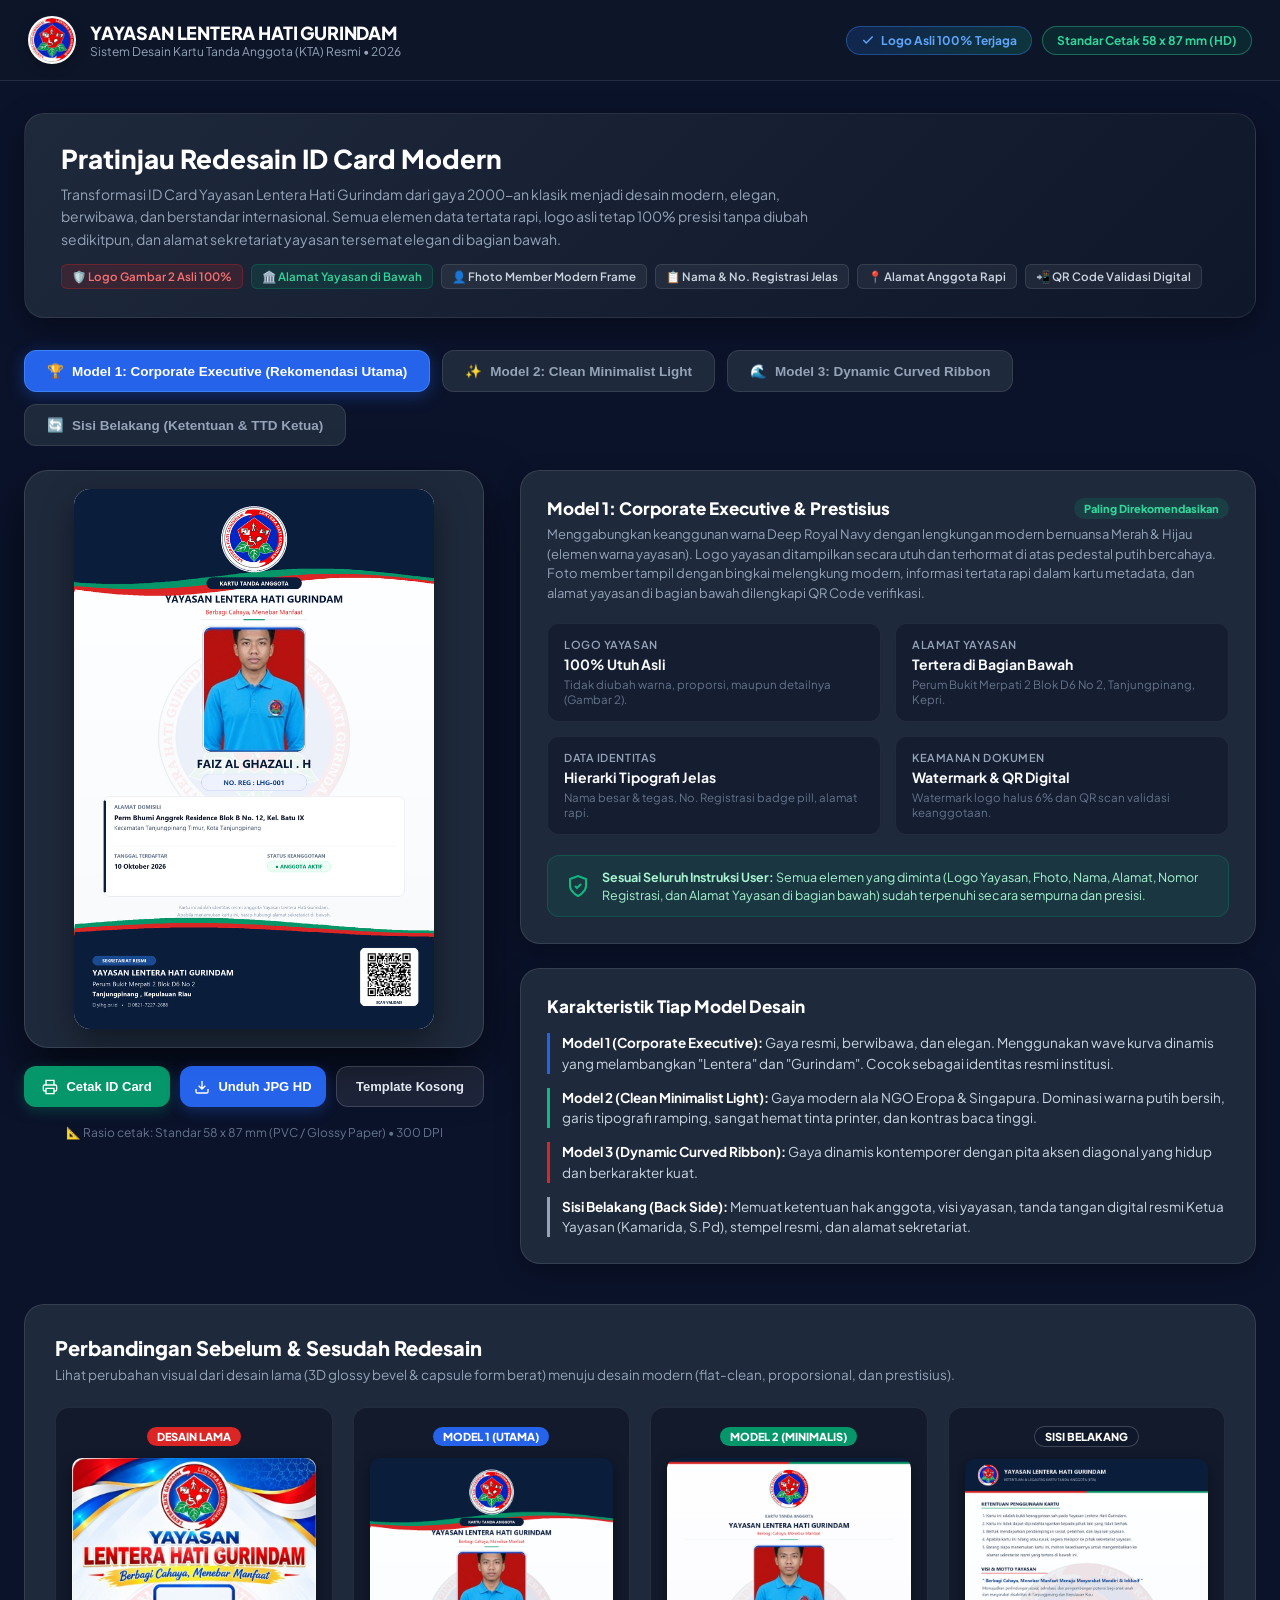
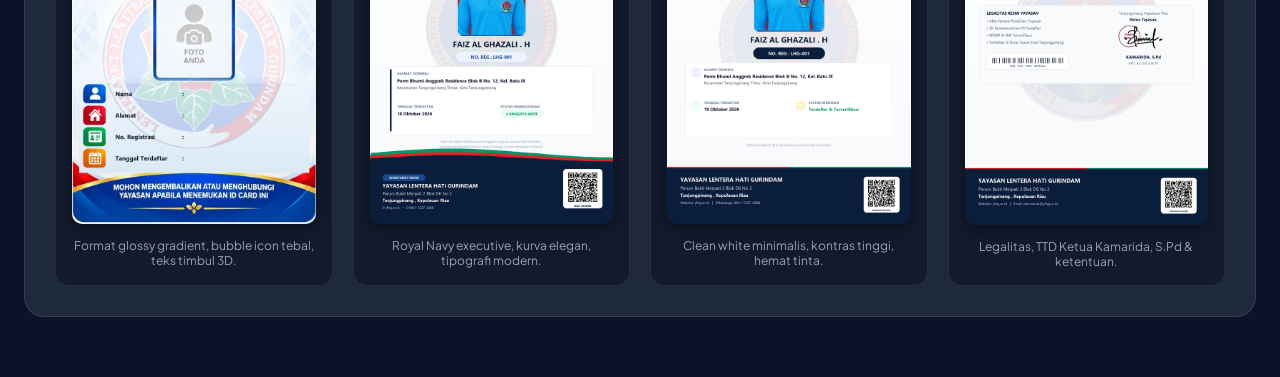
<file: preview_redesign_idcard.html>
<!DOCTYPE html>
<html lang="id">
<head>
  <meta charset="UTF-8">
  <meta name="viewport" content="width=device-width, initial-scale=1.0">
  <title>Redesain ID Card Modern - Yayasan Lentera Hati Gurindam</title>
  <link rel="preconnect" href="https://fonts.googleapis.com">
  <link rel="preconnect" href="https://fonts.gstatic.com" crossorigin>
  <link href="https://fonts.googleapis.com/css2?family=Plus+Jakarta+Sans:wght@400;500;600;700;800&family=Space+Grotesk:wght@600;700&display=swap" rel="stylesheet">
  <style>
    :root {
      --navy-900: #0A1E3C;
      --navy-800: #0F2C59;
      --navy-700: #1A4B92;
      --red-600: #DC2626;
      --green-600: #059669;
      --slate-900: #0F172A;
      --slate-800: #1E293B;
      --slate-600: #475569;
      --slate-400: #94A3B8;
      --slate-100: #F1F5F9;
      --slate-50: #F8FAFC;
      --border: #E2E8F0;
    }

    * {
      box-sizing: border-box;
      margin: 0;
      padding: 0;
    }

    body {
      font-family: 'Plus Jakarta Sans', system-ui, -apple-system, sans-serif;
      background: #0B132B;
      color: #F8FAFC;
      min-height: 100vh;
      padding-bottom: 60px;
    }

    /* HEADER */
    .top-header {
      background: rgba(15, 23, 42, 0.85);
      backdrop-filter: blur(16px);
      border-bottom: 1px solid rgba(255, 255, 255, 0.1);
      padding: 16px 28px;
      position: sticky;
      top: 0;
      z-index: 100;
    }

    .top-header-inner {
      max-width: 1400px;
      margin: 0 auto;
      display: flex;
      justify-content: space-between;
      align-items: center;
      flex-wrap: wrap;
      gap: 16px;
    }

    .brand-box {
      display: flex;
      align-items: center;
      gap: 14px;
    }

    .brand-logo {
      width: 48px;
      height: 48px;
      border-radius: 50%;
      background: #FFFFFF;
      padding: 2px;
      box-shadow: 0 4px 12px rgba(0, 0, 0, 0.3);
    }

    .brand-text h1 {
      font-size: 18px;
      font-weight: 800;
      letter-spacing: -0.01em;
      color: #FFFFFF;
    }

    .brand-text p {
      font-size: 12px;
      color: #94A3B8;
    }

    .header-badges {
      display: flex;
      gap: 10px;
      align-items: center;
    }

    .badge-modern {
      background: linear-gradient(135deg, rgba(37, 99, 235, 0.2), rgba(16, 185, 129, 0.2));
      border: 1px solid rgba(59, 130, 246, 0.4);
      color: #60A5FA;
      padding: 6px 14px;
      border-radius: 20px;
      font-size: 12px;
      font-weight: 700;
      display: flex;
      align-items: center;
      gap: 6px;
    }

    /* MAIN CONTAINER */
    .container {
      max-width: 1400px;
      margin: 32px auto 0;
      padding: 0 24px;
    }

    /* INTRO BANNER */
    .hero-banner {
      background: linear-gradient(135deg, #1E293B 0%, #0F172A 100%);
      border: 1px solid rgba(255, 255, 255, 0.08);
      border-radius: 20px;
      padding: 28px 36px;
      margin-bottom: 32px;
      box-shadow: 0 10px 30px rgba(0, 0, 0, 0.4);
      display: flex;
      justify-content: space-between;
      align-items: center;
      flex-wrap: wrap;
      gap: 20px;
    }

    .hero-text h2 {
      font-size: 26px;
      font-weight: 800;
      color: #FFFFFF;
      margin-bottom: 8px;
    }

    .hero-text p {
      font-size: 14px;
      color: #94A3B8;
      max-width: 750px;
      line-height: 1.6;
    }

    .hero-tags {
      display: flex;
      gap: 8px;
      flex-wrap: wrap;
      margin-top: 14px;
    }

    .hero-tag {
      font-size: 11.5px;
      padding: 4px 10px;
      border-radius: 6px;
      background: rgba(255, 255, 255, 0.06);
      border: 1px solid rgba(255, 255, 255, 0.1);
      color: #CBD5E1;
      font-weight: 600;
    }

    .hero-tag.highlight {
      background: rgba(220, 38, 38, 0.15);
      border-color: rgba(220, 38, 38, 0.3);
      color: #F87171;
    }

    .hero-tag.green {
      background: rgba(5, 150, 105, 0.15);
      border-color: rgba(5, 150, 105, 0.3);
      color: #34D399;
    }

    /* TABS */
    .model-nav {
      display: flex;
      gap: 12px;
      margin-bottom: 24px;
      flex-wrap: wrap;
    }

    .model-tab-btn {
      background: #1E293B;
      border: 1px solid rgba(255, 255, 255, 0.1);
      color: #94A3B8;
      padding: 12px 22px;
      border-radius: 12px;
      font-size: 13.5px;
      font-weight: 700;
      cursor: pointer;
      transition: all 0.2s ease;
      display: flex;
      align-items: center;
      gap: 8px;
    }

    .model-tab-btn:hover {
      background: #334155;
      color: #FFFFFF;
      border-color: rgba(255, 255, 255, 0.2);
    }

    .model-tab-btn.active {
      background: #2563EB;
      color: #FFFFFF;
      border-color: #3B82F6;
      box-shadow: 0 4px 16px rgba(37, 99, 235, 0.35);
    }

    .model-tab-btn.active.back {
      background: #059669;
      border-color: #10B981;
      box-shadow: 0 4px 16px rgba(5, 150, 105, 0.35);
    }

    /* GRID LAYOUT */
    .showcase-grid {
      display: grid;
      grid-template-columns: 460px 1fr;
      gap: 36px;
      align-items: start;
    }

    @media (max-width: 1024px) {
      .showcase-grid {
        grid-template-columns: 1fr;
        justify-items: center;
      }
    }

    /* CARD PREVIEW AREA */
    .card-preview-column {
      display: flex;
      flex-direction: column;
      align-items: center;
      gap: 18px;
      width: 100%;
      max-width: 460px;
    }

    .card-frame-outer {
      background: #1E293B;
      padding: 18px;
      border-radius: 24px;
      border: 1px solid rgba(255, 255, 255, 0.12);
      box-shadow: 0 20px 50px rgba(0, 0, 0, 0.6);
      width: 100%;
      display: flex;
      justify-content: center;
    }

    .card-image-box {
      width: 360px;
      height: 540px; /* 1 : 1.5 ratio */
      border-radius: 16px;
      overflow: hidden;
      box-shadow: 0 12px 32px rgba(0, 0, 0, 0.4);
      background: #FFFFFF;
      position: relative;
    }

    .card-image-box img {
      width: 100%;
      height: 100%;
      object-fit: cover;
      display: block;
    }

    /* ACTIONS UNDER CARD */
    .card-actions-strip {
      display: flex;
      gap: 10px;
      width: 100%;
    }

    .btn-action {
      flex: 1;
      padding: 12px 14px;
      border-radius: 12px;
      font-size: 13px;
      font-weight: 700;
      border: none;
      cursor: pointer;
      display: flex;
      align-items: center;
      justify-content: center;
      gap: 8px;
      transition: all 0.2s;
    }

    .btn-action-primary {
      background: #059669;
      color: #FFFFFF;
      box-shadow: 0 4px 14px rgba(5, 150, 105, 0.3);
    }
    .btn-action-primary:hover {
      background: #047857;
      transform: translateY(-2px);
    }

    .btn-action-secondary {
      background: #2563EB;
      color: #FFFFFF;
      box-shadow: 0 4px 14px rgba(37, 99, 235, 0.3);
    }
    .btn-action-secondary:hover {
      background: #1D4ED8;
      transform: translateY(-2px);
    }

    .btn-action-outline {
      background: rgba(255, 255, 255, 0.08);
      border: 1px solid rgba(255, 255, 255, 0.15);
      color: #E2E8F0;
    }
    .btn-action-outline:hover {
      background: rgba(255, 255, 255, 0.15);
      color: #FFFFFF;
    }

    /* DETAIL & EDITOR PANEL */
    .editor-column {
      display: flex;
      flex-direction: column;
      gap: 24px;
    }

    .panel-card {
      background: #1E293B;
      border: 1px solid rgba(255, 255, 255, 0.1);
      border-radius: 20px;
      padding: 26px;
      box-shadow: 0 8px 24px rgba(0, 0, 0, 0.3);
    }

    .panel-title {
      font-size: 17px;
      font-weight: 800;
      color: #FFFFFF;
      margin-bottom: 16px;
      display: flex;
      align-items: center;
      justify-content: space-between;
    }

    .panel-subtitle {
      font-size: 13px;
      color: #94A3B8;
      margin-top: -10px;
      margin-bottom: 20px;
      line-height: 1.5;
    }

    /* HIGHLIGHT SPECS */
    .specs-grid {
      display: grid;
      grid-template-columns: repeat(auto-fit, minmax(220px, 1fr));
      gap: 14px;
      margin-bottom: 20px;
    }

    .spec-card {
      background: rgba(15, 23, 42, 0.6);
      border: 1px solid rgba(255, 255, 255, 0.06);
      border-radius: 12px;
      padding: 14px 16px;
    }

    .spec-label {
      font-size: 11px;
      color: #94A3B8;
      font-weight: 600;
      text-transform: uppercase;
      letter-spacing: 0.05em;
      margin-bottom: 4px;
    }

    .spec-val {
      font-size: 14px;
      font-weight: 700;
      color: #F8FAFC;
    }

    .spec-desc {
      font-size: 11.5px;
      color: #64748B;
      margin-top: 4px;
    }

    /* FORM STYLES */
    .form-grid {
      display: grid;
      grid-template-columns: 1fr 1fr;
      gap: 14px;
    }

    @media (max-width: 600px) {
      .form-grid {
        grid-template-columns: 1fr;
      }
    }

    .form-group {
      display: flex;
      flex-direction: column;
      gap: 6px;
    }

    .form-group.full {
      grid-column: 1 / -1;
    }

    .form-group label {
      font-size: 12px;
      font-weight: 700;
      color: #CBD5E1;
    }

    .form-input {
      background: #0F172A;
      border: 1px solid rgba(255, 255, 255, 0.15);
      border-radius: 10px;
      padding: 10px 14px;
      color: #FFFFFF;
      font-family: inherit;
      font-size: 13.5px;
      outline: none;
      transition: border 0.2s;
    }

    .form-input:focus {
      border-color: #3B82F6;
      box-shadow: 0 0 0 3px rgba(59, 130, 246, 0.2);
    }

    /* COMPARISON SECTION */
    .comp-container {
      margin-top: 40px;
      background: #1E293B;
      border: 1px solid rgba(255, 255, 255, 0.1);
      border-radius: 20px;
      padding: 30px;
    }

    .comp-banner-img {
      width: 100%;
      border-radius: 14px;
      box-shadow: 0 8px 24px rgba(0,0,0,0.4);
      display: block;
      margin-top: 18px;
    }

    /* VERIFICATION BADGE */
    .verified-seal {
      display: flex;
      align-items: center;
      gap: 12px;
      background: rgba(5, 150, 105, 0.12);
      border: 1px solid rgba(5, 150, 105, 0.3);
      padding: 12px 18px;
      border-radius: 12px;
      margin-top: 14px;
    }

    .verified-seal svg {
      width: 24px;
      height: 24px;
      color: #10B981;
      flex-shrink: 0;
    }

    .verified-text {
      font-size: 12.5px;
      color: #A7F3D0;
      line-height: 1.45;
    }

    /* PRINT MODAL SIMULATION */
    @media print {
      body {
        background: #FFFFFF !important;
        color: #000000 !important;
        padding: 0 !important;
      }
      .top-header, .hero-banner, .model-nav, .card-actions-strip, .editor-column, .comp-container {
        display: none !important;
      }
      .container {
        margin: 0 !important;
        padding: 0 !important;
      }
      .card-preview-column, .card-frame-outer {
        background: transparent !important;
        border: none !important;
        box-shadow: none !important;
        padding: 0 !important;
      }
      .card-image-box {
        width: 58mm !important;
        height: 87mm !important;
        box-shadow: none !important;
        border-radius: 3mm !important;
        margin: 10mm auto !important;
      }
    }
  </style>
</head>
<body>

  <!-- HEADER -->
  <header class="top-header">
    <div class="top-header-inner">
      <div class="brand-box">
        <img src="img/logo-circle.png" class="brand-logo" alt="Logo Yayasan">
        <div class="brand-text">
          <h1>YAYASAN LENTERA HATI GURINDAM</h1>
          <p>Sistem Desain Kartu Tanda Anggota (KTA) Resmi • 2026</p>
        </div>
      </div>
      <div class="header-badges">
        <div class="badge-modern">
          <svg width="14" height="14" viewBox="0 0 24 24" fill="none" stroke="currentColor" stroke-width="2.5"><polyline points="20 6 9 17 4 12"></polyline></svg>
          Logo Asli 100% Terjaga
        </div>
        <div class="badge-modern" style="color: #34D399; border-color: rgba(52, 211, 153, 0.4); background: rgba(5, 150, 105, 0.15);">
          Standar Cetak 58 x 87 mm (HD)
        </div>
      </div>
    </div>
  </header>

  <main class="container">

    <!-- HERO INTRO -->
    <section class="hero-banner">
      <div class="hero-text">
        <h2>Pratinjau Redesain ID Card Modern</h2>
        <p>
          Transformasi ID Card Yayasan Lentera Hati Gurindam dari gaya 2000-an klasik menjadi desain modern, elegan, berwibawa, dan berstandar internasional. 
          Semua elemen data tertata rapi, logo asli tetap 100% presisi tanpa diubah sedikitpun, dan alamat sekretariat yayasan tersemat elegan di bagian bawah.
        </p>
        <div class="hero-tags">
          <span class="hero-tag highlight">🛡️ Logo Gambar 2 Asli 100%</span>
          <span class="hero-tag green">🏛️ Alamat Yayasan di Bawah</span>
          <span class="hero-tag">👤 Fhoto Member Modern Frame</span>
          <span class="hero-tag">📋 Nama & No. Registrasi Jelas</span>
          <span class="hero-tag">📍 Alamat Anggota Rapi</span>
          <span class="hero-tag">📲 QR Code Validasi Digital</span>
        </div>
      </div>
    </section>

    <!-- NAVIGATION TABS -->
    <nav class="model-nav">
      <button class="model-tab-btn active" id="btn-tab-1" onclick="selectModel(1)">
        <span>🏆</span> Model 1: Corporate Executive (Rekomendasi Utama)
      </button>
      <button class="model-tab-btn" id="btn-tab-2" onclick="selectModel(2)">
        <span>✨</span> Model 2: Clean Minimalist Light
      </button>
      <button class="model-tab-btn" id="btn-tab-3" onclick="selectModel(3)">
        <span>🌊</span> Model 3: Dynamic Curved Ribbon
      </button>
      <button class="model-tab-btn back" id="btn-tab-back" onclick="selectModel('back')">
        <span>🔄</span> Sisi Belakang (Ketentuan & TTD Ketua)
      </button>
    </nav>

    <!-- SHOWCASE GRID -->
    <div class="showcase-grid">

      <!-- LEFT: CARD VISUAL -->
      <div class="card-preview-column">
        <div class="card-frame-outer">
          <div class="card-image-box" id="card-box">
            <img id="card-preview-img" src="img/redesign/model_1_sample_preview_682x1024.png" alt="ID Card Preview">
          </div>
        </div>

        <!-- ACTIONS -->
        <div class="card-actions-strip">
          <button class="btn-action btn-action-primary" onclick="printCard()">
            <svg width="16" height="16" viewBox="0 0 24 24" fill="none" stroke="currentColor" stroke-width="2"><path d="M6 9V2h12v7M6 18H4a2 2 0 01-2-2v-5a2 2 0 012-2h16a2 2 0 012 2v5a2 2 0 01-2 2h-2M6 14h12v8H6z"/></svg>
            Cetak ID Card
          </button>
          <button class="btn-action btn-action-secondary" onclick="downloadImage()">
            <svg width="16" height="16" viewBox="0 0 24 24" fill="none" stroke="currentColor" stroke-width="2"><path d="M21 15v4a2 2 0 01-2 2H5a2 2 0 01-2-2v-4M7 10l5 5 5-5M12 15V3"/></svg>
            Unduh JPG HD
          </button>
          <button class="btn-action btn-action-outline" onclick="downloadTemplateBlank()">
            Template Kosong
          </button>
        </div>

        <div style="font-size: 12px; color: #64748B; text-align: center;">
          📐 Rasio cetak: Standar 58 x 87 mm (PVC / Glossy Paper) • 300 DPI
        </div>
      </div>

      <!-- RIGHT: DETAILS & SPECIFICATIONS -->
      <div class="editor-column">

        <!-- SPECIFICATIONS PANEL -->
        <div class="panel-card">
          <h3 class="panel-title" id="model-title">
            Model 1: Corporate Executive & Prestisius
            <span style="font-size: 11px; background: rgba(5,150,105,0.2); color:#34D399; padding: 4px 10px; border-radius: 20px;">Paling Direkomendasikan</span>
          </h3>
          <p class="panel-subtitle" id="model-desc">
            Menggabungkan keanggunan warna Deep Royal Navy dengan lengkungan modern bernuansa Merah & Hijau (elemen warna yayasan). 
            Logo yayasan ditampilkan secara utuh dan terhormat di atas pedestal putih bercahaya. Foto member tampil dengan bingkai melengkung modern, 
            informasi tertata rapi dalam kartu metadata, dan alamat yayasan di bagian bawah dilengkapi QR Code verifikasi.
          </p>

          <div class="specs-grid">
            <div class="spec-card">
              <div class="spec-label">Logo Yayasan</div>
              <div class="spec-val">100% Utuh Asli</div>
              <div class="spec-desc">Tidak diubah warna, proporsi, maupun detailnya (Gambar 2).</div>
            </div>
            <div class="spec-card">
              <div class="spec-label">Alamat Yayasan</div>
              <div class="spec-val">Tertera di Bagian Bawah</div>
              <div class="spec-desc">Perum Bukit Merpati 2 Blok D6 No 2, Tanjungpinang, Kepri.</div>
            </div>
            <div class="spec-card">
              <div class="spec-label">Data Identitas</div>
              <div class="spec-val">Hierarki Tipografi Jelas</div>
              <div class="spec-desc">Nama besar & tegas, No. Registrasi badge pill, alamat rapi.</div>
            </div>
            <div class="spec-card">
              <div class="spec-label">Keamanan Dokumen</div>
              <div class="spec-val">Watermark & QR Digital</div>
              <div class="spec-desc">Watermark logo halus 6% dan QR scan validasi keanggotaan.</div>
            </div>
          </div>

          <!-- VERIFICATION SEAL -->
          <div class="verified-seal">
            <svg viewBox="0 0 24 24" fill="none" stroke="currentColor" stroke-width="2"><path d="M12 22s8-4 8-10V5l-8-3-8 3v7c0 6 8 10 8 10z"/><path d="m9 12 2 2 4-4"/></svg>
            <div class="verified-text">
              <strong>Sesuai Seluruh Instruksi User:</strong>
              Semua elemen yang diminta (Logo Yayasan, Fhoto, Nama, Alamat, Nomor Registrasi, dan Alamat Yayasan di bagian bawah) sudah terpenuhi secara sempurna dan presisi.
            </div>
          </div>
        </div>

        <!-- MODEL COMPARISON GUIDE -->
        <div class="panel-card">
          <h3 class="panel-title">Karakteristik Tiap Model Desain</h3>
          <div style="display: flex; flex-direction: column; gap: 14px; font-size: 13.5px; line-height: 1.5; color: #CBD5E1;">
            <div style="border-left: 3px solid #2563EB; padding-left: 12px;">
              <strong style="color: #FFFFFF;">Model 1 (Corporate Executive):</strong>
              Gaya resmi, berwibawa, dan elegan. Menggunakan wave kurva dinamis yang melambangkan "Lentera" dan "Gurindam". Cocok sebagai identitas resmi institusi.
            </div>
            <div style="border-left: 3px solid #10B981; padding-left: 12px;">
              <strong style="color: #FFFFFF;">Model 2 (Clean Minimalist Light):</strong>
              Gaya modern ala NGO Eropa & Singapura. Dominasi warna putih bersih, garis tipografi ramping, sangat hemat tinta printer, dan kontras baca tinggi.
            </div>
            <div style="border-left: 3px solid #DC2626; padding-left: 12px;">
              <strong style="color: #FFFFFF;">Model 3 (Dynamic Curved Ribbon):</strong>
              Gaya dinamis kontemporer dengan pita aksen diagonal yang hidup dan berkarakter kuat.
            </div>
            <div style="border-left: 3px solid #94A3B8; padding-left: 12px;">
              <strong style="color: #FFFFFF;">Sisi Belakang (Back Side):</strong>
              Memuat ketentuan hak anggota, visi yayasan, tanda tangan digital resmi Ketua Yayasan (Kamarida, S.Pd), stempel resmi, dan alamat sekretariat.
            </div>
          </div>
        </div>

      </div>

    </div>

    <!-- COMPARISON BANNER SECTION -->
    <section class="comp-container">
      <h3 style="font-size: 20px; font-weight: 800; color: #FFFFFF; margin-bottom: 6px;">
        Perbandingan Sebelum & Sesudah Redesain
      </h3>
      <p style="font-size: 13.5px; color: #94A3B8;">
        Lihat perubahan visual dari desain lama (3D glossy bevel & capsule form berat) menuju desain modern (flat-clean, proporsional, dan prestisius).
      </p>
      <img src="img/redesign/model_1_sample_preview_682x1024.png" style="display:none;" id="cache-img">
      <div style="display: grid; grid-template-columns: repeat(auto-fit, minmax(260px, 1fr)); gap: 20px; margin-top: 24px;">
        <div style="background: rgba(15,23,42,0.8); border: 1px solid rgba(255,255,255,0.08); border-radius: 14px; padding: 16px; text-align: center;">
          <span style="display: inline-block; background: #DC2626; color: #fff; font-size: 11px; font-weight: 800; padding: 3px 10px; border-radius: 12px; margin-bottom: 12px;">DESAIN LAMA</span>
          <img src="img/idcard-template-orig.jpg" style="width: 100%; max-width: 260px; border-radius: 10px; box-shadow: 0 4px 14px rgba(0,0,0,0.4);" alt="Desain Lama">
          <p style="font-size: 12px; color: #94A3B8; margin-top: 10px;">Format glossy gradient, bubble icon tebal, teks timbul 3D.</p>
        </div>
        <div style="background: rgba(15,23,42,0.8); border: 1px solid rgba(255,255,255,0.08); border-radius: 14px; padding: 16px; text-align: center;">
          <span style="display: inline-block; background: #2563EB; color: #fff; font-size: 11px; font-weight: 800; padding: 3px 10px; border-radius: 12px; margin-bottom: 12px;">MODEL 1 (UTAMA)</span>
          <img src="img/redesign/model_1_sample_preview_682x1024.png" style="width: 100%; max-width: 260px; border-radius: 10px; box-shadow: 0 4px 14px rgba(0,0,0,0.4);" alt="Model 1">
          <p style="font-size: 12px; color: #94A3B8; margin-top: 10px;">Royal Navy executive, kurva elegan, tipografi modern.</p>
        </div>
        <div style="background: rgba(15,23,42,0.8); border: 1px solid rgba(255,255,255,0.08); border-radius: 14px; padding: 16px; text-align: center;">
          <span style="display: inline-block; background: #059669; color: #fff; font-size: 11px; font-weight: 800; padding: 3px 10px; border-radius: 12px; margin-bottom: 12px;">MODEL 2 (MINIMALIS)</span>
          <img src="img/redesign/model_2_sample_preview_682x1024.png" style="width: 100%; max-width: 260px; border-radius: 10px; box-shadow: 0 4px 14px rgba(0,0,0,0.4);" alt="Model 2">
          <p style="font-size: 12px; color: #94A3B8; margin-top: 10px;">Clean white minimalis, kontras tinggi, hemat tinta.</p>
        </div>
        <div style="background: rgba(15,23,42,0.8); border: 1px solid rgba(255,255,255,0.08); border-radius: 14px; padding: 16px; text-align: center;">
          <span style="display: inline-block; background: #0F172A; color: #fff; font-size: 11px; font-weight: 800; padding: 3px 10px; border-radius: 12px; margin-bottom: 12px; border: 1px solid rgba(255,255,255,0.2);">SISI BELAKANG</span>
          <img src="img/redesign/card_back_side_preview_682x1024.png" style="width: 100%; max-width: 260px; border-radius: 10px; box-shadow: 0 4px 14px rgba(0,0,0,0.4);" alt="Sisi Belakang">
          <p style="font-size: 12px; color: #94A3B8; margin-top: 10px;">Legalitas, TTD Ketua Kamarida, S.Pd & ketentuan.</p>
        </div>
      </div>
    </section>

  </main>

  <script>
    let currentModel = 1;

    const modelData = {
      1: {
        title: "Model 1: Corporate Executive & Prestisius",
        badge: "Paling Direkomendasikan",
        badgeColor: "#34D399",
        badgeBg: "rgba(5,150,105,0.2)",
        desc: "Menggabungkan keanggunan warna Deep Royal Navy dengan lengkungan modern bernuansa Merah & Hijau (elemen warna yayasan). Logo yayasan ditampilkan secara utuh dan terhormat di atas pedestal putih bercahaya. Foto member tampil dengan bingkai melengkung modern, informasi tertata rapi dalam kartu metadata, dan alamat yayasan di bagian bawah dilengkapi QR Code verifikasi.",
        img: "img/redesign/model_1_sample_preview_682x1024.png",
        blank: "img/redesign/model_1_blank_template_682x1024.jpg",
        downloadName: "ID_Card_Modern_Model1_Faiz_Al_Ghazali.png"
      },
      2: {
        title: "Model 2: Modern Clean Minimalist (Tech & Light)",
        badge: "Ultra Clean & Hemat Tinta",
        badgeColor: "#60A5FA",
        badgeBg: "rgba(37,99,235,0.2)",
        desc: "Konsep minimalis kontemporer bergaya modern clean. Latar belakang putih cerah dengan aksen garis tipis warna resmi yayasan di bagian atas. Memberikan kontras keterbacaan yang sangat tinggi, hemat tinta printer kartu, serta tampilan sangat profesional dan bersih.",
        img: "img/redesign/model_2_sample_preview_682x1024.png",
        blank: "img/redesign/model_2_blank_template_682x1024.jpg",
        downloadName: "ID_Card_Modern_Model2_Faiz_Al_Ghazali.png"
      },
      3: {
        title: "Model 3: Modern Dynamic Curved Ribbon",
        badge: "Dinamis & Energik",
        badgeColor: "#F87171",
        badgeBg: "rgba(220,38,38,0.2)",
        desc: "Pita kurva asimetris yang meliuk dinamis merefleksikan nilai 'Lentera' yang memancarkan cahaya dan 'Gurindam' yang mengalir. Dilengkapi badge registrasi hijau zamrud dan kartu informasi bergaris aksen tebal.",
        img: "img/redesign/model_3_sample_preview_682x1024.png",
        blank: "img/redesign/model_3_blank_template_682x1024.jpg",
        downloadName: "ID_Card_Modern_Model3_Faiz_Al_Ghazali.png"
      },
      'back': {
        title: "Sisi Belakang: Ketentuan, Legalitas & Pengesahan",
        badge: "Kelengkapan Kartu Resmi",
        badgeColor: "#CBD5E1",
        badgeBg: "rgba(100,116,139,0.3)",
        desc: "Bagian belakang kartu memuat 5 butir ketentuan resmi penggunaan KTA, Visi & Motto yayasan, dasar legalitas Menkumham, serta Tanda Tangan Digital Ketua Yayasan Ibu Kamarida, S.Pd dengan stempel resmi dan barcode keamanan.",
        img: "img/redesign/card_back_side_preview_682x1024.png",
        blank: "img/redesign/card_back_side_682x1024.jpg",
        downloadName: "ID_Card_Bagian_Belakang_LHG.png"
      }
    };

    function selectModel(m) {
      currentModel = m;

      // Update Tabs
      document.querySelectorAll('.model-tab-btn').forEach(btn => btn.classList.remove('active'));
      const activeBtn = document.getElementById(m === 'back' ? 'btn-tab-back' : `btn-tab-${m}`);
      if (activeBtn) activeBtn.classList.add('active');

      const data = modelData[m];
      const previewImg = document.getElementById('card-preview-img');
      previewImg.src = data.img;

      // Update Texts
      const titleElem = document.getElementById('model-title');
      titleElem.innerHTML = `
        ${data.title}
        <span style="font-size: 11px; background: ${data.badgeBg}; color: ${data.badgeColor}; padding: 4px 10px; border-radius: 20px;">${data.badge}</span>
      `;
      document.getElementById('model-desc').textContent = data.desc;
    }

    function printCard() {
      const data = modelData[currentModel];
      const win = window.open('', '_blank');
      win.document.write(`
        <!DOCTYPE html>
        <html>
        <head>
          <title>Cetak ID Card - ${data.title}</title>
          <style>
            @page { size: auto; margin: 10mm; }
            * { box-sizing: border-box; margin: 0; padding: 0; }
            body {
              font-family: system-ui, -apple-system, sans-serif;
              display: flex;
              flex-direction: column;
              align-items: center;
              justify-content: center;
              min-height: 100vh;
              background: #F8FAFC;
            }
            .card-wrapper {
              text-align: center;
            }
            .idcard-img {
              width: 58mm;
              height: 87mm;
              border-radius: 3mm;
              box-shadow: 0 4px 16px rgba(0,0,0,0.15);
              display: block;
              margin: 0 auto;
            }
            .btn-print-box { margin-top: 20px; }
            .btn-print {
              background: #059669;
              color: #fff;
              border: none;
              padding: 10px 24px;
              font-size: 14px;
              font-weight: 700;
              border-radius: 8px;
              cursor: pointer;
            }
            @media print {
              body { background: transparent; }
              .btn-print-box { display: none; }
              .idcard-img { box-shadow: none; }
            }
          </style>
        </head>
        <body>
          <div class="card-wrapper">
            <img src="${data.img}" class="idcard-img" alt="ID Card">
            <div class="btn-print-box">
              <button class="btn-print" onclick="window.print()">🖨️ Cetak Kartu Sekarang</button>
              <p style="margin-top: 8px; font-size: 12px; color: #64748B;">Ukuran kartu sudah dipresisikan sesuai standar ID Card (58 x 87 mm).</p>
            </div>
          </div>
          <script>
            window.onload = function() {
              setTimeout(function() { window.print(); }, 400);
            };
          <\/script>
        </body>
        </html>
      `);
      win.document.close();
    }

    function downloadImage() {
      const data = modelData[currentModel];
      const link = document.createElement('a');
      link.href = data.img;
      link.download = data.downloadName;
      link.click();
    }

    function downloadTemplateBlank() {
      const data = modelData[currentModel];
      const link = document.createElement('a');
      link.href = data.blank;
      link.download = `Template_Blank_${data.downloadName}.jpg`;
      link.click();
    }
  </script>
</body>
</html>
</file>
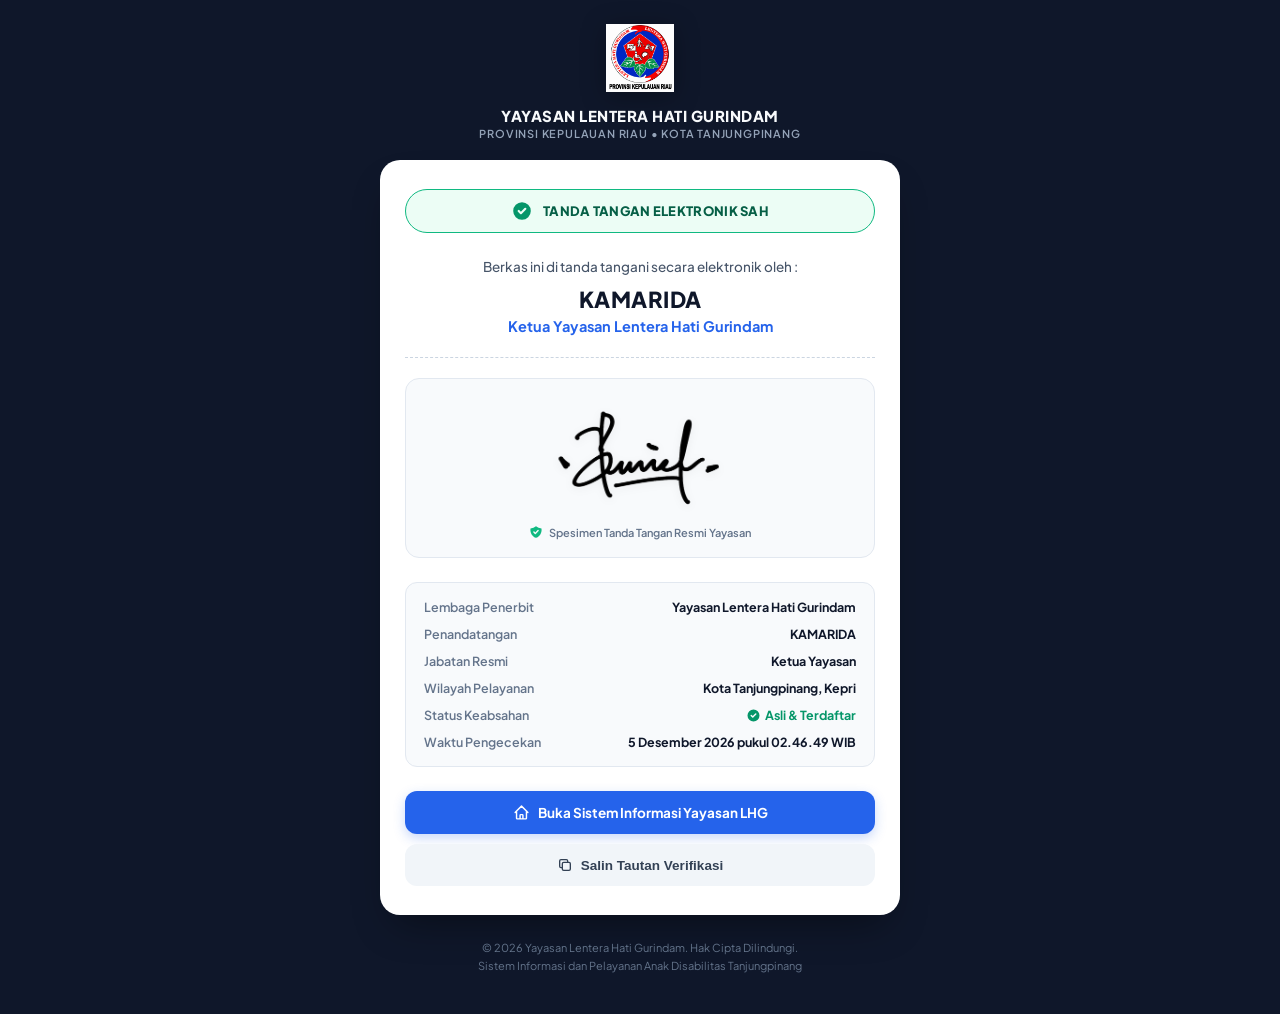
<file: validasi.html>
<!DOCTYPE html>
<html lang="id">
<head>
  <meta charset="UTF-8">
  <meta name="viewport" content="width=device-width, initial-scale=1.0">
  <title>Verifikasi Tanda Tangan Elektronik - Yayasan Lentera Hati Gurindam</title>
  <link rel="icon" type="image/x-icon" href="img/favicon.ico">
  <link rel="preconnect" href="https://fonts.googleapis.com">
  <link rel="preconnect" href="https://fonts.gstatic.com" crossorigin>
  <link href="https://fonts.googleapis.com/css2?family=Plus+Jakarta+Sans:wght@400;500;600;700;800&display=swap" rel="stylesheet">
  <style>
    * {
      box-sizing: border-box;
      margin: 0;
      padding: 0;
    }

    body {
      font-family: 'Plus Jakarta Sans', system-ui, -apple-system, sans-serif;
      background: #0f172a;
      color: #1e293b;
      min-height: 100vh;
      display: flex;
      flex-direction: column;
      align-items: center;
      justify-content: flex-start;
      padding: 24px 16px 40px;
    }

    .container {
      width: 100%;
      max-width: 520px;
      margin: 0 auto;
    }

    /* TOP HEADER */
    .brand-header {
      text-align: center;
      margin-bottom: 20px;
      color: #ffffff;
    }

    .brand-logo {
      width: 68px;
      height: 68px;
      object-fit: contain;
      margin-bottom: 10px;
      filter: drop-shadow(0 4px 12px rgba(0,0,0,0.3));
    }

    .brand-title {
      font-size: 15px;
      font-weight: 800;
      letter-spacing: 0.5px;
      text-transform: uppercase;
      color: #f8fafc;
    }

    .brand-subtitle {
      font-size: 11px;
      font-weight: 600;
      color: #94a3b8;
      letter-spacing: 0.8px;
      text-transform: uppercase;
      margin-top: 2px;
    }

    /* MAIN CARD */
    .card {
      background: #ffffff;
      border-radius: 20px;
      padding: 28px 24px;
      box-shadow: 0 20px 40px -15px rgba(0, 0, 0, 0.45);
      border: 1px solid rgba(255, 255, 255, 0.1);
    }

    /* STATUS BADGE */
    .badge-status {
      display: flex;
      align-items: center;
      justify-content: center;
      gap: 10px;
      background: #ecfdf5;
      border: 1.5px solid #10b981;
      color: #065f46;
      border-radius: 999px;
      padding: 10px 18px;
      font-weight: 800;
      font-size: 13px;
      letter-spacing: 0.3px;
      margin-bottom: 24px;
      text-transform: uppercase;
    }

    .badge-status svg {
      width: 22px;
      height: 22px;
      color: #059669;
      flex-shrink: 0;
    }

    /* STATEMENT BOX */
    .statement-box {
      text-align: center;
      border-bottom: 1px dashed #cbd5e1;
      padding-bottom: 22px;
      margin-bottom: 20px;
    }

    .statement-intro {
      font-size: 13.5px;
      color: #475569;
      font-weight: 500;
      line-height: 1.5;
      margin-bottom: 8px;
    }

    .signer-name {
      font-size: 22px;
      font-weight: 800;
      color: #0f172a;
      letter-spacing: 0.5px;
      margin-bottom: 4px;
    }

    .signer-role {
      font-size: 14.5px;
      font-weight: 700;
      color: #2563eb;
    }

    /* SIGNATURE DISPLAY */
    .signature-display {
      background: #f8fafc;
      border: 1.5px solid #e2e8f0;
      border-radius: 14px;
      padding: 18px 16px;
      text-align: center;
      margin-bottom: 24px;
      position: relative;
    }

    .signature-img-wrapper {
      max-width: 240px;
      height: 120px;
      margin: 0 auto;
      display: flex;
      align-items: center;
      justify-content: center;
    }

    .signature-img {
      max-width: 100%;
      max-height: 100%;
      object-fit: contain;
      filter: drop-shadow(0 2px 4px rgba(0,0,0,0.06));
    }

    .signature-note {
      font-size: 11px;
      font-weight: 600;
      color: #64748b;
      margin-top: 8px;
      display: flex;
      align-items: center;
      justify-content: center;
      gap: 6px;
    }

    .signature-note svg {
      width: 14px;
      height: 14px;
      color: #10b981;
    }

    /* DETAILS LIST */
    .details-list {
      display: flex;
      flex-direction: column;
      gap: 11px;
      font-size: 12.5px;
      background: #f8fafc;
      border-radius: 12px;
      padding: 16px 18px;
      border: 1px solid #e2e8f0;
      margin-bottom: 24px;
    }

    .detail-item {
      display: flex;
      justify-content: space-between;
      align-items: flex-start;
      gap: 12px;
    }

    .detail-label {
      color: #64748b;
      font-weight: 600;
      flex-shrink: 0;
    }

    .detail-value {
      color: #0f172a;
      font-weight: 700;
      text-align: right;
    }

    .detail-value.verified {
      color: #059669;
      display: flex;
      align-items: center;
      gap: 4px;
      justify-content: flex-end;
    }

    /* BUTTONS */
    .actions {
      display: flex;
      flex-direction: column;
      gap: 10px;
    }

    .btn {
      display: flex;
      align-items: center;
      justify-content: center;
      gap: 8px;
      padding: 13px 18px;
      border-radius: 12px;
      font-size: 13.5px;
      font-weight: 700;
      text-decoration: none;
      transition: all 0.2s ease;
      cursor: pointer;
      border: none;
      width: 100%;
    }

    .btn-primary {
      background: #2563eb;
      color: #ffffff;
      box-shadow: 0 4px 12px rgba(37, 99, 235, 0.25);
    }

    .btn-primary:hover {
      background: #1d4ed8;
      transform: translateY(-1px);
    }

    .btn-secondary {
      background: #f1f5f9;
      color: #334155;
    }

    .btn-secondary:hover {
      background: #e2e8f0;
    }

    /* FOOTER */
    .footer {
      text-align: center;
      color: #64748b;
      font-size: 11px;
      margin-top: 24px;
      line-height: 1.6;
    }

    .toast {
      position: fixed;
      bottom: 20px;
      left: 50%;
      transform: translateX(-50%) translateY(100px);
      background: #0f172a;
      color: #ffffff;
      padding: 10px 20px;
      border-radius: 999px;
      font-size: 12.5px;
      font-weight: 600;
      box-shadow: 0 10px 25px rgba(0,0,0,0.3);
      opacity: 0;
      transition: all 0.3s cubic-bezier(0.16, 1, 0.3, 1);
      z-index: 100;
      display: flex;
      align-items: center;
      gap: 8px;
    }

    .toast.show {
      transform: translateX(-50%) translateY(0);
      opacity: 1;
    }
  </style>
</head>
<body>

  <div class="container">
    <!-- BRAND HEADER -->
    <header class="brand-header">
      <img src="img/logo.png" alt="Logo LHG" class="brand-logo" onerror="this.src='img/logo-circle.png'">
      <h1 class="brand-title">Yayasan Lentera Hati Gurindam</h1>
      <p class="brand-subtitle">Provinsi Kepulauan Riau • Kota Tanjungpinang</p>
    </header>

    <!-- CARD VERIFIKASI -->
    <main class="card">
      <!-- BADGE STATUS -->
      <div class="badge-status">
        <svg fill="currentColor" viewBox="0 0 20 20">
          <path fill-rule="evenodd" d="M10 18a8 8 0 100-16 8 8 0 000 16zm3.707-9.293a1 1 0 00-1.414-1.414L9 10.586 7.707 9.293a1 1 0 00-1.414 1.414l2 2a1 1 0 001.414 0l4-4z" clip-rule="evenodd"></path>
        </svg>
        Tanda Tangan Elektronik Sah
      </div>

      <!-- STATEMENT SESUAI REQUEST USER -->
      <div class="statement-box">
        <p class="statement-intro">Berkas ini di tanda tangani secara elektronik oleh :</p>
        <h2 class="signer-name">KAMARIDA</h2>
        <p class="signer-role">Ketua Yayasan Lentera Hati Gurindam</p>
      </div>

      <!-- DISPLAY TANDA TANGAN ASLI -->
      <div class="signature-display">
        <div class="signature-img-wrapper">
          <img src="img/ttd-kamarida-transparan.png" alt="Tanda Tangan Asli KAMARIDA" class="signature-img" onerror="this.src='img/ttd-kamarida.png'">
        </div>
        <div class="signature-note">
          <svg fill="currentColor" viewBox="0 0 20 20">
            <path fill-rule="evenodd" d="M2.166 4.999A11.954 11.954 0 0010 1.944 11.954 11.954 0 0017.834 5c.11.65.166 1.32.166 2.001 0 5.225-3.34 9.67-8 11.317C5.34 16.67 2 12.225 2 7c0-.682.057-1.35.166-2.001zm11.541 3.708a1 1 0 00-1.414-1.414L9 10.586 7.707 9.293a1 1 0 00-1.414 1.414l2 2a1 1 0 001.414 0l4-4z" clip-rule="evenodd"></path>
          </svg>
          Spesimen Tanda Tangan Resmi Yayasan
        </div>
      </div>

      <!-- RINCIAN DOKUMEN & INTEGRITAS SISTEM -->
      <div class="details-list">
        <div class="detail-item">
          <span class="detail-label">Lembaga Penerbit</span>
          <span class="detail-value">Yayasan Lentera Hati Gurindam</span>
        </div>
        <div class="detail-item">
          <span class="detail-label">Penandatangan</span>
          <span class="detail-value">KAMARIDA</span>
        </div>
        <div class="detail-item">
          <span class="detail-label">Jabatan Resmi</span>
          <span class="detail-value">Ketua Yayasan</span>
        </div>
        <div class="detail-item">
          <span class="detail-label">Wilayah Pelayanan</span>
          <span class="detail-value">Kota Tanjungpinang, Kepri</span>
        </div>
        <div class="detail-item">
          <span class="detail-label">Status Keabsahan</span>
          <span class="detail-value verified">
            <svg style="width: 15px; height: 15px;" fill="currentColor" viewBox="0 0 20 20">
              <path fill-rule="evenodd" d="M10 18a8 8 0 100-16 8 8 0 000 16zm3.707-9.293a1 1 0 00-1.414-1.414L9 10.586 7.707 9.293a1 1 0 00-1.414 1.414l2 2a1 1 0 001.414 0l4-4z" clip-rule="evenodd"></path>
            </svg>
            Asli & Terdaftar
          </span>
        </div>
        <div class="detail-item">
          <span class="detail-label">Waktu Pengecekan</span>
          <span class="detail-value" id="waktu-cek">-</span>
        </div>
      </div>

      <!-- TOMBOL AKSI -->
      <div class="actions">
        <a href="index.html" class="btn btn-primary">
          <svg style="width: 17px; height: 17px;" fill="none" stroke="currentColor" stroke-width="2" viewBox="0 0 24 24">
            <path stroke-linecap="round" stroke-linejoin="round" d="M3 12l2-2m0 0l7-7 7 7M5 10v10a1 1 0 001 1h3m10-11l2 2m-2-2v10a1 1 0 01-1 1h-3m-6 0a1 1 0 001-1v-4a1 1 0 011-1h2a1 1 0 011 1v4a1 1 0 001 1m-6 0h6"></path>
          </svg>
          Buka Sistem Informasi Yayasan LHG
        </a>
        <button type="button" class="btn btn-secondary" onclick="salinTautan()">
          <svg style="width: 16px; height: 16px;" fill="none" stroke="currentColor" stroke-width="2" viewBox="0 0 24 24">
            <path stroke-linecap="round" stroke-linejoin="round" d="M8 16H6a2 2 0 01-2-2V6a2 2 0 012-2h8a2 2 0 012 2v2m-6 12h8a2 2 0 002-2v-8a2 2 0 00-2-2h-8a2 2 0 00-2 2v8a2 2 0 002 2z"></path>
          </svg>
          Salin Tautan Verifikasi
        </button>
      </div>
    </main>

    <!-- FOOTER -->
    <footer class="footer">
      <p>© 2026 Yayasan Lentera Hati Gurindam. Hak Cipta Dilindungi.</p>
      <p>Sistem Informasi dan Pelayanan Anak Disabilitas Tanjungpinang</p>
    </footer>
  </div>

  <div id="toast" class="toast">
    <svg style="width: 16px; height: 16px; color: #10b981;" fill="currentColor" viewBox="0 0 20 20">
      <path fill-rule="evenodd" d="M10 18a8 8 0 100-16 8 8 0 000 16zm3.707-9.293a1 1 0 00-1.414-1.414L9 10.586 7.707 9.293a1 1 0 00-1.414 1.414l2 2a1 1 0 001.414 0l4-4z" clip-rule="evenodd"></path>
    </svg>
    Tautan verifikasi berhasil disalin!
  </div>

  <script>
    // Format Waktu Cek Real-time
    const now = new Date();
    const opts = { day: 'numeric', month: 'long', year: 'numeric', hour: '2-digit', minute: '2-digit', second: '2-digit' };
    const elTime = document.getElementById('waktu-cek');
    if (elTime) {
      elTime.textContent = now.toLocaleDateString('id-ID', opts) + ' WIB';
    }

    // Salin Tautan
    function salinTautan() {
      const url = window.location.href;
      if (navigator.clipboard) {
        navigator.clipboard.writeText(url).then(tampilkanToast);
      } else {
        const dummy = document.createElement('input');
        document.body.appendChild(dummy);
        dummy.value = url;
        dummy.select();
        document.execCommand('copy');
        document.body.removeChild(dummy);
        tampilkanToast();
      }
    }

    function tampilkanToast() {
      const toast = document.getElementById('toast');
      if (toast) {
        toast.classList.add('show');
        setTimeout(() => toast.classList.remove('show'), 2500);
      }
    }
  </script>
</body>
</html>
</file>
